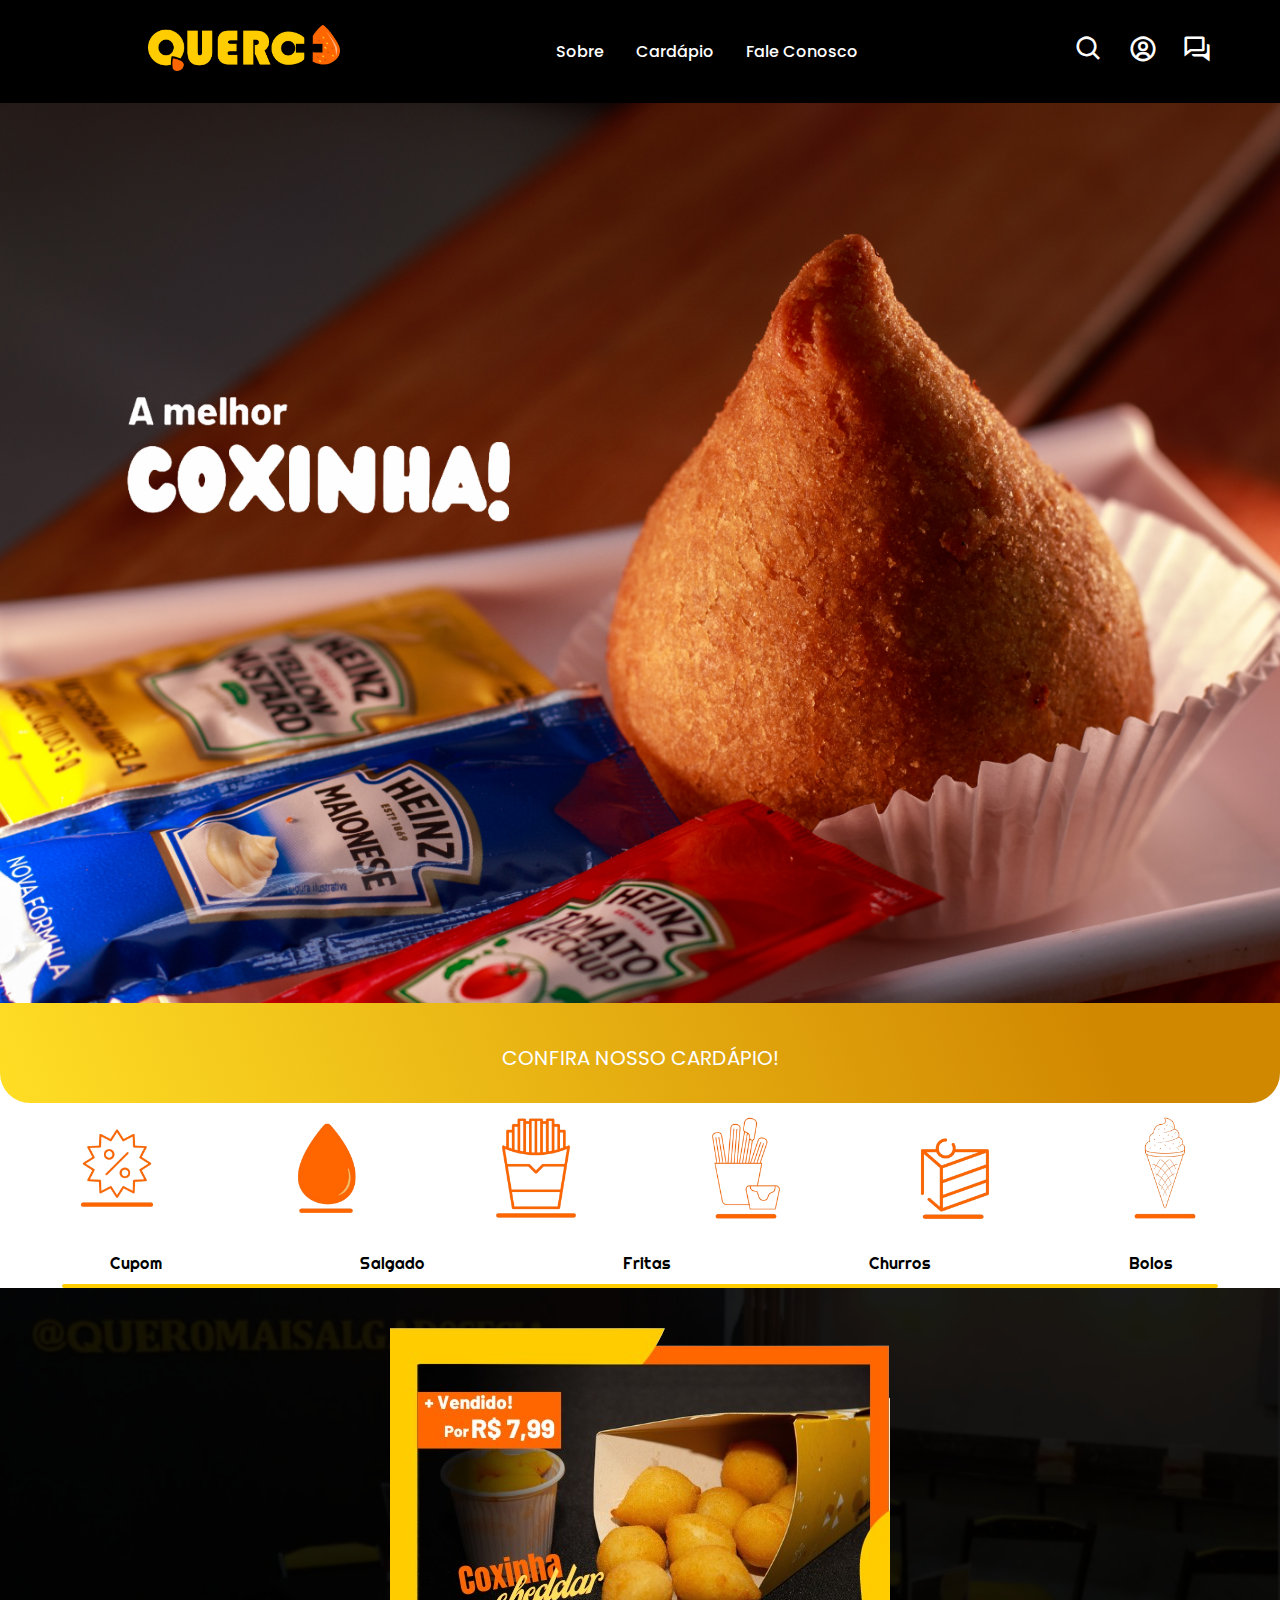
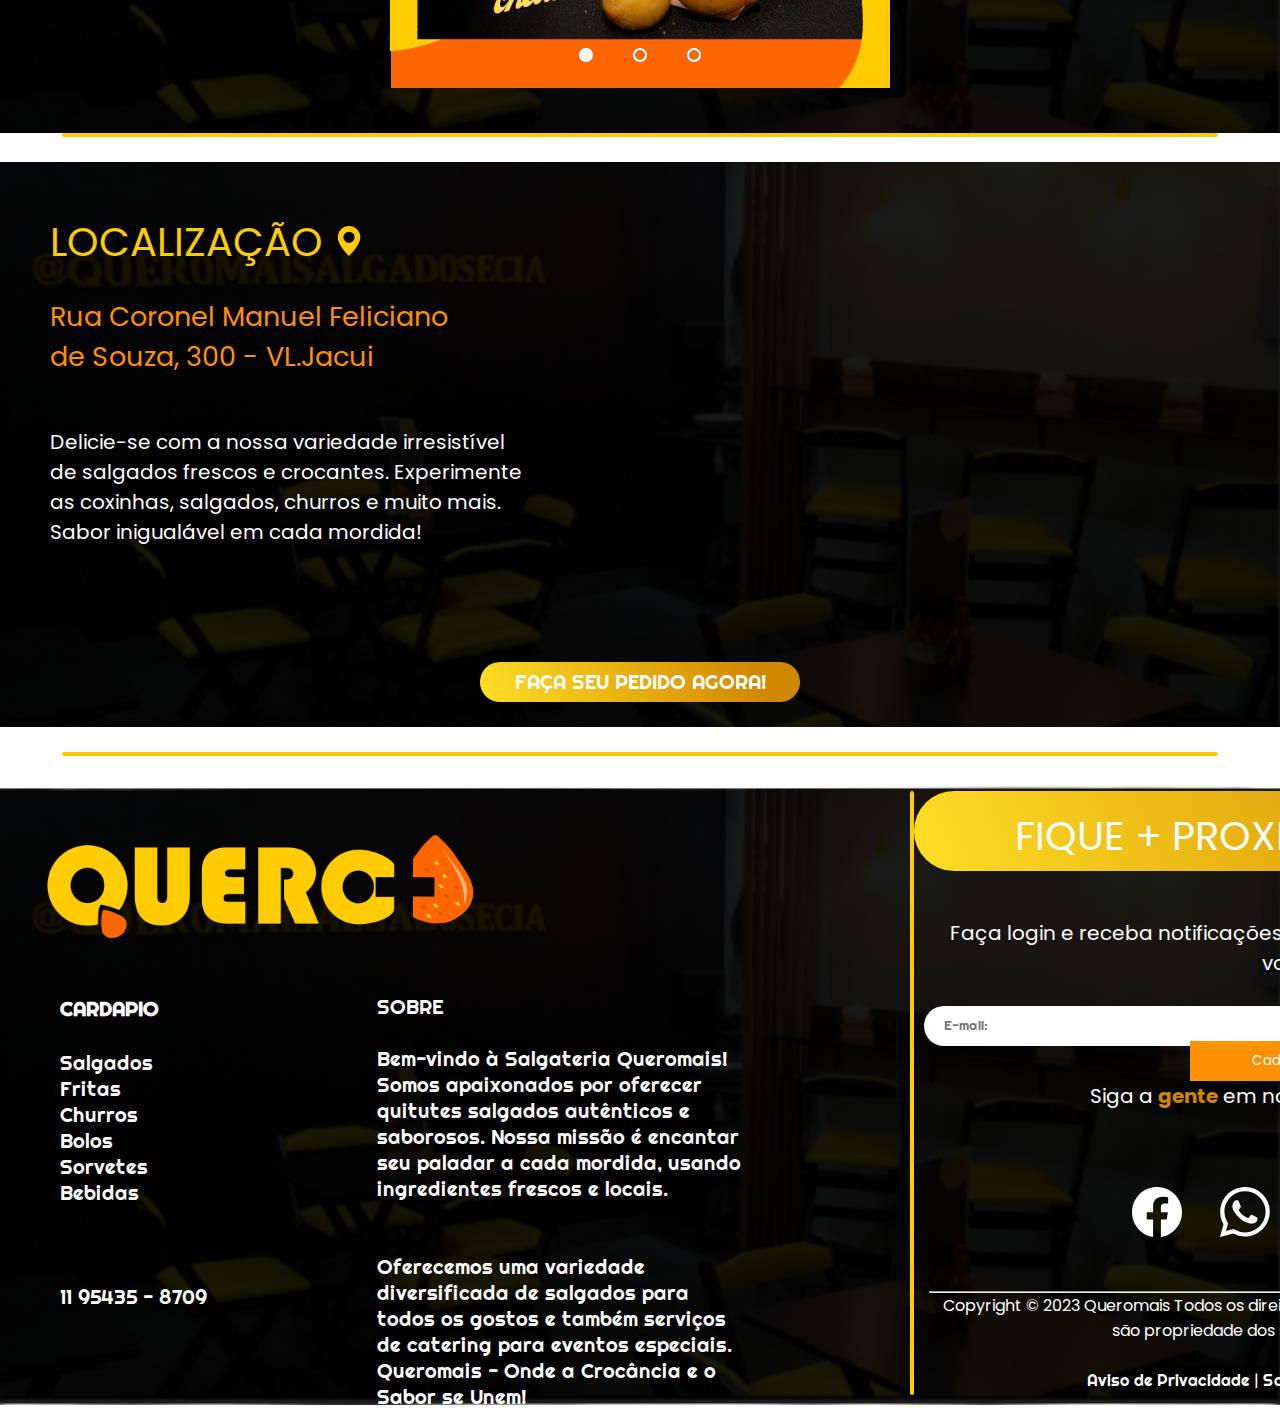
<file: index.html>
<!DOCTYPE html>
<html lang="pt-BR">
<head>
  <meta charset="UTF-8">
  <meta http-equiv="X-UA-Compatible" content="IE=edge">
  <meta name="viewport" content="width=device-width, initial-scale=1.0">
  <link rel="stylesheet" href="css/estilo.css">
  <script src="https://cdn.jsdelivr.net/npm/bootstrap@5.3.2/dist/js/bootstrap.min.js" integrity="sha384-BBtl+eGJRgqQAUMxJ7pMwbEyER4l1g+O15P+16Ep7Q9Q+zqX6gSbd85u4mG4QzX+" crossorigin="anonymous"></script>
  <link rel="shortcut icon" href="icon/icone.ico" type="image/x-icon">
  <link href='https://unpkg.com/boxicons@2.1.4/css/boxicons.min.css' rel='stylesheet'>
  <title>Quero + | Menu Principal</title>
  
</head>

<body>

    <header>
      <nav >
          <div class="logotipo">
              <a href="index.html" ><img src="img/LOGOTIPO - COXINHA.png" alt="LOGOTIPO" ></a>
          </div> 
          
          <div class="nav-menu">
              <ul>
                  <li class="nav-item"><a href="sobre.html">Sobre</a></li>
                  <li class="nav-item"><a href="cardapio.html"> Cardápio</a></li>
                  <li class="nav-item"><a href="faleconosco.html"> Fale Conosco </a></li> 
              </ul>
          </div>
          
              <div class="menu-icon">
                <a href="#"><i class='bx bx-search' style='color:#ffffff' ></i></a>
                <a href = "#"><i class='bx bx-user-circle' style='color:#ffffff' ></i></a>
                  <a href="https://ig.me/m/quero__mais__salgados" target="_blank "> <i class='bx bx-conversation' style='color:#ffffff'  ></i></a>
          </div>
      </nav>
  </header> 

    <main>
      <img src="img/Coxinha!.png" alt="">
    </main>

    <div class="confira">

      <a>CONFIRA NOSSO CARDÁPIO!</a>

  </div>

  <div class="banner2">
      <img  src="img/cupom.png" alt="">
      <img  src="img/salgados.png" alt="">
      <img  src="img/fritas.png" alt="">
      <img  src="img/churros.png" alt="">
      <img  src="img/bolos.png" alt="">
      <img  src="img/sorvetes.png" alt="">
  </div>

  <div class="imgs-names">
    <a href="#">Cupom</a>
    <a href="#">Salgado</a>
    <a href="#">Fritas</a>
    <a href="#">Churros</a>
    <a href="#">Bolos</a>
    <a href="#">Sorvetes</a>
  </div>

  <center><hr class="hr-horizont"></center>

  <div class="cardapio">

  </div>
</body>

  <div class="main-slider">
    <div class="slider">
      <div class="slides">

        <input type="radio" name="radio-btn" id="radio1">
        <input type="radio" name="radio-btn" id="radio2">
        <input type="radio" name="radio-btn" id="radio3">

        <div class="slide first">
          <img src="img/promocao-coxinha.png" alt="imagem de promoção da coxinha">
        </div>

        <div class="slide">
          <img src="img/promocao-churros.png" alt="imagem de promoção de churros">
        </div>

        <div class="slide">
          <img src="img/promocao-salgadinhos.png" alt="imagem de promoção da salgados">
        </div>

        <div class="navigation-auto">
          <div class="auto-btn1"></div>
          <div class="auto-btn2"></div>
          <div class="auto-btn3"></div>
        </div>

      </div>

  </div>

  <div class="manual-navigation">
    <label for="radio1"  class="manual-btn"></label>
    <label for="radio2"  class="manual-btn"></label>
    <label for="radio3"  class="manual-btn"></label>
  </div>

  <script src="js/java.js"></script>

  <br>

</div>

<center><hr class="hr-horizont"></center>

<div class="maps">
  <div class="local">
    <div class="localiz">
      <p id="localiz">
        LOCALIZAÇÃO <svg xmlns="http://www.w3.org/2000/svg" width="30" height="30" fill="currentColor" class="bi bi-geo-alt-fill" viewBox="0 0 16 16">
        <path d="M8 16s6-5.686 6-10A6 6 0 0 0 2 6c0 4.314 6 10 6 10zm0-7a3 3 0 1 1 0-6 3 3 0 0 1 0 6z"/>
        </svg>
      </p>
      <br>
      <p id="localiz-ende">
         Rua Coronel Manuel Feliciano <br> de Souza, 300 - VL.Jacui
      </p>
      <br> <br>
      <p id="localiz-desc">
        Delicie-se com a nossa variedade irresistível <br> de salgados frescos e crocantes. 
        Experimente <br> as coxinhas, salgados, churros e muito mais. <br> Sabor inigualável em cada mordida!
      </p>
    </div>

    <iframe src="https://www.google.com/maps/embed?pb=!1m18!1m12!1m3!1d58553.70400952073!2d-46.51902059816198!3d-23.474654409230226!2m3!1f0!2f0!3f0!3m2!1i1024!2i768!4f13.1!3m3!1m2!1s0x94ce61ef00f77dfb%3A0x77c8d6d81966ddc4!2sQuero%2B%20Salgados%20%26%20Cia.!5e0!3m2!1spt-BR!2sbr!4v1698231872546!5m2!1spt-BR!2sbr" 
      width="700" height="400" style="border:0;" 
      allowfullscreen="" loading="lazy" referrerpolicy="no-referrer-when-downgrade">
    </iframe>
  </div>

 <center> <button id="submit" type="submit">FAÇA SEU PEDIDO AGORA!</button> </center>
  
</div>

<center><hr class="hr-horizont"></center>

<footer>
  <div class="conteudo-footer">

    <div class="logo-sobre">
      <img src="img/logo.png" alt="">
    </div>

    <div class="sobre">
      <p id="cardap-footer">
      <strong> <a href="#"> CARDAPIO </a></strong> <br> <br>
        <a href="#"> Salgados </a><br>
        <a href="#"> Fritas </a><br>
        <a href="#"> Churros </a><br>
        <a href="#"> Bolos </a><br>
        <a href="#"> Sorvetes </a><br>
        <a href="#"> Bebidas </a>

        <br> <br> <br> <br> 

        <a href="">11 95435 - 8709</a>
      </p>

      <p id="desc-sobre">
        SOBRE 

        <br> <br>

        Bem-vindo à Salgateria Queromais! <br> 
        Somos apaixonados por oferecer <br> 
        quitutes salgados autênticos e <br>
        saborosos. Nossa missão é encantar <br>
        seu paladar a cada mordida, usando <br>
        ingredientes frescos e locais.

        <br> <br> <br>

        Oferecemos uma variedade <br>
        diversificada de salgados para <br>
        todos os gostos e também serviços <br> 
        de catering para eventos especiais. <br>
        Queromais - Onde a Crocância e o <br> 
        Sabor se Unem!
      </p>
      <br>
    </div>
    
  </div>
  <hr id="vertical-line">

  <div class="follow">
   <p id="follow"> FIQUE + PROXIMO DA GENTE! </p>

    <br> <br>

    <div class="cadastro">
      <p id="cadastro">Faça login e receba notificações e promoções personalizadas pra você!</p> <br>


        <input type="email" name="email" id="email" placeholder="E-mail: " maxlength="50">
        <button type="submit" id="button-cadastro">Cadastrar!</button>

      <br>

      <div class="redes-sociais">
        <p>Siga a <b>gente</b>  em nossas <b>Redes Sociais!</b> </p>
        <br> <br>

        <div class="icons-redes">
          <a href="#" target="_self"> <svg xmlns="http://www.w3.org/2000/svg" width="50" height="50" fill="currentColor" class="bi bi-facebook" viewBox="0 0 16 16">
            <path d="M16 8.049c0-4.446-3.582-8.05-8-8.05C3.58 0-.002 3.603-.002 8.05c0 4.017 2.926 7.347 6.75 7.951v-5.625h-2.03V8.05H6.75V6.275c0-2.017 1.195-3.131 3.022-3.131.876 0 1.791.157 1.791.157v1.98h-1.009c-.993 0-1.303.621-1.303 1.258v1.51h2.218l-.354 2.326H9.25V16c3.824-.604 6.75-3.934 6.75-7.951z"/>
            </svg>
          </a>

          <a href="#" target="_self"> <svg xmlns="http://www.w3.org/2000/svg" width="50" height="50" fill="currentColor" class="bi bi-whatsapp" viewBox="0 0 16 16">
              <path d="M13.601 2.326A7.854 7.854 0 0 0 7.994 0C3.627 0 .068 3.558.064 7.926c0 1.399.366 2.76 1.057 3.965L0 16l4.204-1.102a7.933 7.933 0 0 0 3.79.965h.004c4.368 0 7.926-3.558 7.93-7.93A7.898 7.898 0 0 0 13.6 2.326zM7.994 14.521a6.573 6.573 0 0 1-3.356-.92l-.24-.144-2.494.654.666-2.433-.156-.251a6.56 6.56 0 0 1-1.007-3.505c0-3.626 2.957-6.584 6.591-6.584a6.56 6.56 0 0 1 4.66 1.931 6.557 6.557 0 0 1 1.928 4.66c-.004 3.639-2.961 6.592-6.592 6.592zm3.615-4.934c-.197-.099-1.17-.578-1.353-.646-.182-.065-.315-.099-.445.099-.133.197-.513.646-.627.775-.114.133-.232.148-.43.05-.197-.1-.836-.308-1.592-.985-.59-.525-.985-1.175-1.103-1.372-.114-.198-.011-.304.088-.403.087-.088.197-.232.296-.346.1-.114.133-.198.198-.33.065-.134.034-.248-.015-.347-.05-.099-.445-1.076-.612-1.47-.16-.389-.323-.335-.445-.34-.114-.007-.247-.007-.38-.007a.729.729 0 0 0-.529.247c-.182.198-.691.677-.691 1.654 0 .977.71 1.916.81 2.049.098.133 1.394 2.132 3.383 2.992.47.205.84.326 1.129.418.475.152.904.129 1.246.08.38-.058 1.171-.48 1.338-.943.164-.464.164-.86.114-.943-.049-.084-.182-.133-.38-.232z"/>
              </svg>
          </a>

          <a href="#" target="_self"> <svg xmlns="http://www.w3.org/2000/svg" width="50" height="50" fill="currentColor" class="bi bi-instagram" viewBox="0 0 16 16">
            <path d="M8 0C5.829 0 5.556.01 4.703.048 3.85.088 3.269.222 2.76.42a3.917 3.917 0 0 0-1.417.923A3.927 3.927 0 0 0 .42 2.76C.222 3.268.087 3.85.048 4.7.01 5.555 0 5.827 0 8.001c0 2.172.01 2.444.048 3.297.04.852.174 1.433.372 1.942.205.526.478.972.923 1.417.444.445.89.719 1.416.923.51.198 1.09.333 1.942.372C5.555 15.99 5.827 16 8 16s2.444-.01 3.298-.048c.851-.04 1.434-.174 1.943-.372a3.916 3.916 0 0 0 1.416-.923c.445-.445.718-.891.923-1.417.197-.509.332-1.09.372-1.942C15.99 10.445 16 10.173 16 8s-.01-2.445-.048-3.299c-.04-.851-.175-1.433-.372-1.941a3.926 3.926 0 0 0-.923-1.417A3.911 3.911 0 0 0 13.24.42c-.51-.198-1.092-.333-1.943-.372C10.443.01 10.172 0 7.998 0h.003zm-.717 1.442h.718c2.136 0 2.389.007 3.232.046.78.035 1.204.166 1.486.275.373.145.64.319.92.599.28.28.453.546.598.92.11.281.24.705.275 1.485.039.843.047 1.096.047 3.231s-.008 2.389-.047 3.232c-.035.78-.166 1.203-.275 1.485a2.47 2.47 0 0 1-.599.919c-.28.28-.546.453-.92.598-.28.11-.704.24-1.485.276-.843.038-1.096.047-3.232.047s-2.39-.009-3.233-.047c-.78-.036-1.203-.166-1.485-.276a2.478 2.478 0 0 1-.92-.598 2.48 2.48 0 0 1-.6-.92c-.109-.281-.24-.705-.275-1.485-.038-.843-.046-1.096-.046-3.233 0-2.136.008-2.388.046-3.231.036-.78.166-1.204.276-1.486.145-.373.319-.64.599-.92.28-.28.546-.453.92-.598.282-.11.705-.24 1.485-.276.738-.034 1.024-.044 2.515-.045v.002zm4.988 1.328a.96.96 0 1 0 0 1.92.96.96 0 0 0 0-1.92zm-4.27 1.122a4.109 4.109 0 1 0 0 8.217 4.109 4.109 0 0 0 0-8.217zm0 1.441a2.667 2.667 0 1 1 0 5.334 2.667 2.667 0 0 1 0-5.334z"/>
            </svg>
          </a>

          <a href="#" target="_self"> <svg xmlns="http://www.w3.org/2000/svg" width="50" height="50" fill="currentColor" class="bi bi-twitter-x" viewBox="0 0 16 16">
            <path d="M12.6.75h2.454l-5.36 6.142L16 15.25h-4.937l-3.867-5.07-4.425 5.07H.316l5.733-6.57L0 .75h5.063l3.495 4.633L12.601.75Zm-.86 13.028h1.36L4.323 2.145H2.865l8.875 11.633Z"/>
            </svg>
            <br> <br>
          </a>

        </div>
      </div>

      <hr>

    </div class="copyright">
    <p id="copy">Copyright © 2023 Queromais Todos os direitos reservados. Todas as marcas registradas 
      são propriedade dos seus respectivos donos.
        <br> <br> 
    <a href="#">  Aviso de Privacidade</a> | <a href="#"> Sala de Imprensa</a> | <a href="#"> Destaques</a></p>
  </div>

</footer>
</file>
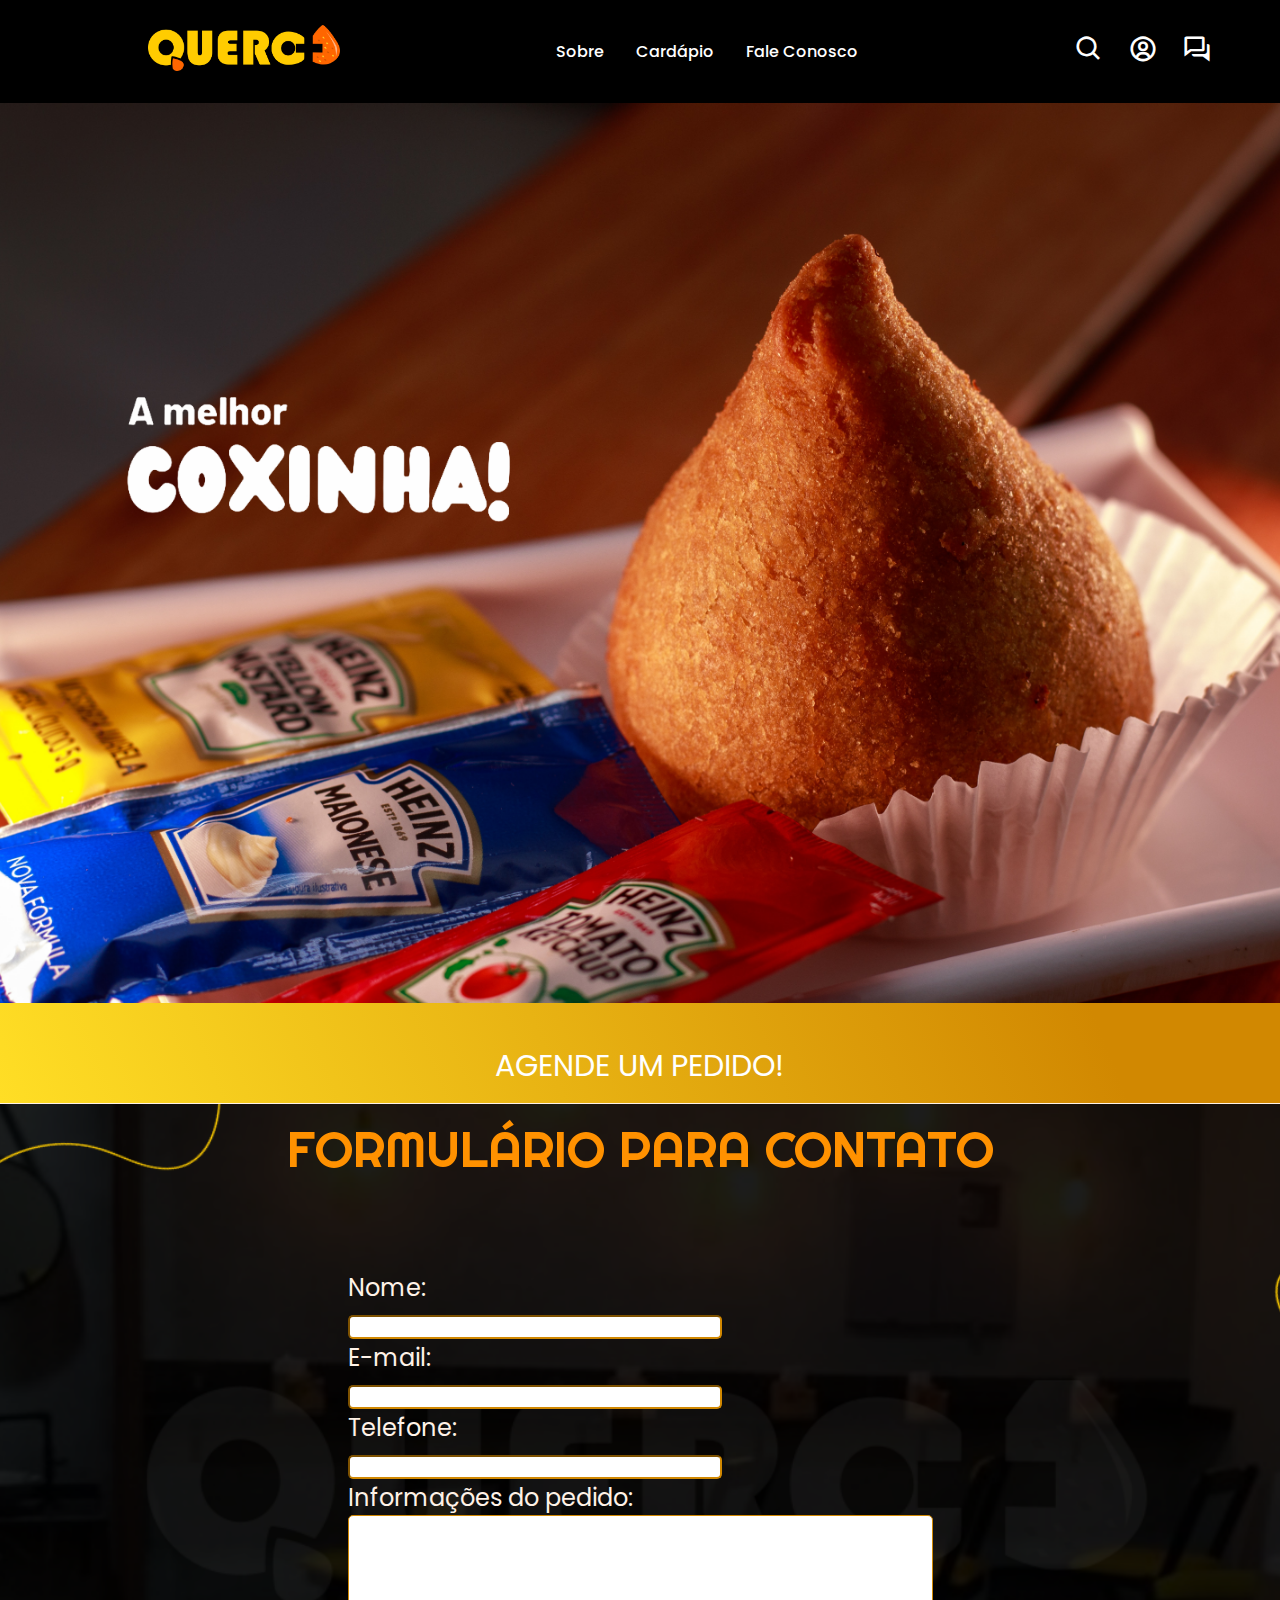
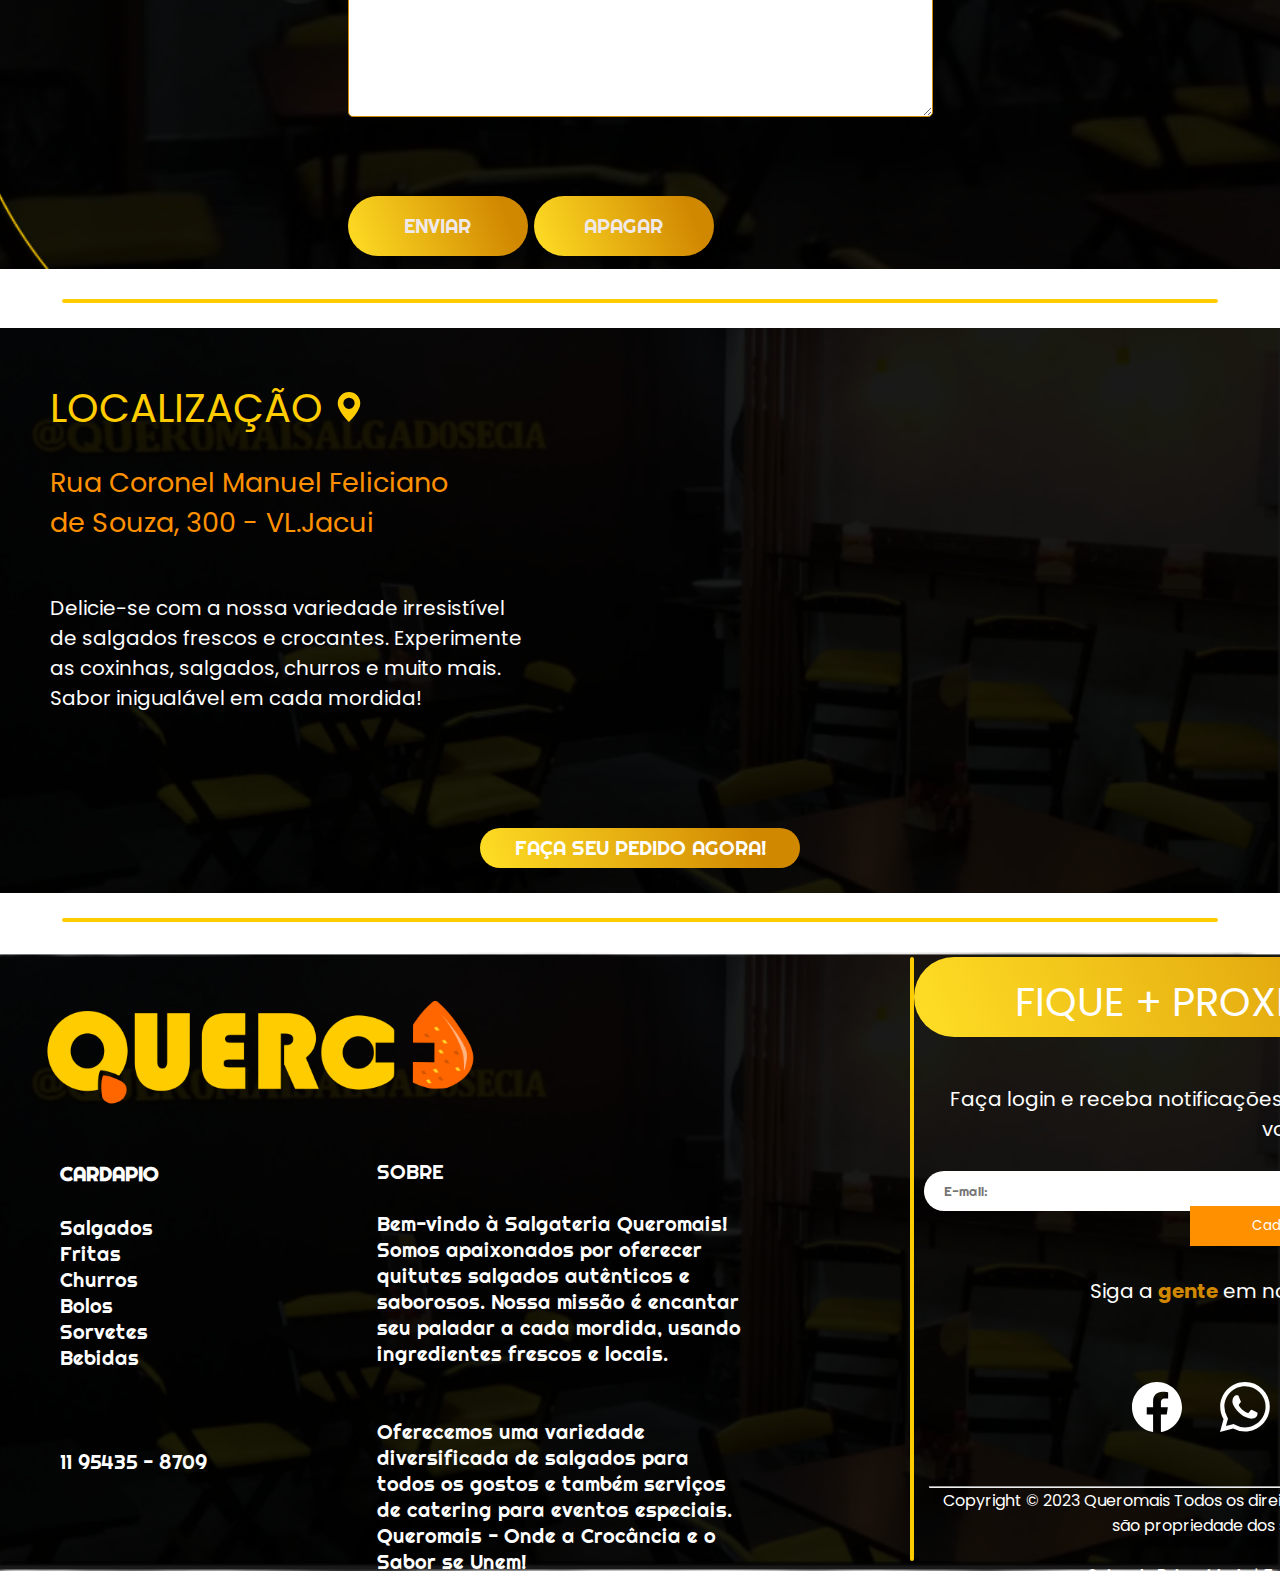
<file: faleconosco.html>
<!DOCTYPE html>
<html lang="pt-BR">
<head>
  <meta charset="UTF-8">
  <meta http-equiv="X-UA-Compatible" content="IE=edge">
  <meta name="viewport" content="width=device-width, initial-scale=1.0">
  <link rel="stylesheet" href="css/estilo.css">
  <script src="https://cdn.jsdelivr.net/npm/bootstrap@5.3.2/dist/js/bootstrap.min.js" integrity="sha384-BBtl+eGJRgqQAUMxJ7pMwbEyER4l1g+O15P+16Ep7Q9Q+zqX6gSbd85u4mG4QzX+" crossorigin="anonymous"></script>
  <link rel="shortcut icon" href="icon/icone.ico" type="image/x-icon">
  <link href='https://unpkg.com/boxicons@2.1.4/css/boxicons.min.css' rel='stylesheet'>
  <title>Quero + | Fale conosco</title>
  <script src="js/scripts.js"></script>
  </head>

  <body>

    <header>
      <nav >
          <div class="logotipo">
              <a href="index.html" ><img src="img/LOGOTIPO - COXINHA.png" alt="LOGOTIPO" ></a>
          </div> 
          
          <div class="nav-menu">
              <ul>
                  <li class="nav-item"><a href="sobre.html">Sobre</a></li>
                  <li class="nav-item"><a href="cardapio.html"> Cardápio</a></li>
                  <li class="nav-item"><a href="faleconosco.html"> Fale Conosco </a></li> 
              </ul>
          </div>
          
              <div class="menu-icon">
                <a href="#"><i class='bx bx-search' style='color:#ffffff' ></i></a>
                <a href = "#"><i class='bx bx-user-circle' style='color:#ffffff' ></i></a>
                  <a href="https://ig.me/m/quero__mais__salgados" target="_blank "> <i class='bx bx-conversation' style='color:#ffffff'  ></i></a>
          </div>
      </nav>
  </header> 

    <main>
      <img src="img/Coxinha!.png" alt="">
    </main>

    

    <div class="agende">

      <a> AGENDE UM PEDIDO!</a>

  </div>
  <section class="conteudo">
  <section class="conteudo-principal">
    <div class="conteudo-principal-escrito">
        <h1 class="conteudo-principal-escrito-titulo"> FORMULÁRIO PARA CONTATO</h1>

        <div class="conteudo-contato">
            
            <form id="form" action="#" method="POST"> 
                <p> 
                Nome:<br /> 
                <input class="inputs required" type="text" size="30" name="nome"> 
                </p>   
                
                <p>
                E-mail:<br /> 
                <input class="inputs required" type="text" size="30" name="replyto"> 
                </p>   

                  
                <p>
                Telefone:<br /> 
                    <input class="inputs required" type="text" size="30" name="telefone"> 
                    </p>   
                
                <p> 
                Informações do pedido:<br /> 
                <textarea class="inputs required" name="" id="" cols="50" rows="10"></textarea>
                </p>   
                
                <br><br>
                
                <p> 
                    <input class="conteudo-principal-escrito-botao" type="submit" name="BTEnvia" value="ENVIAR" onclick="validarCampos()"> 
                    <input class="conteudo-principal-escrito-botao" type="reset" name="BTApaga" value="APAGAR"> 
                </p> 
            </form>
        </div>
        
    </div>  
</section>
</section>
<center><hr class="hr-horizont"></center>


  
</body>

  








<div class="maps">
  <div class="local">
    <div class="localiz">
      <p id="localiz">
        LOCALIZAÇÃO <svg xmlns="http://www.w3.org/2000/svg" width="30" height="30" fill="currentColor" class="bi bi-geo-alt-fill" viewBox="0 0 16 16">
        <path d="M8 16s6-5.686 6-10A6 6 0 0 0 2 6c0 4.314 6 10 6 10zm0-7a3 3 0 1 1 0-6 3 3 0 0 1 0 6z"/>
        </svg>
      </p>
      <br>
      <p id="localiz-ende">
         Rua Coronel Manuel Feliciano <br> de Souza, 300 - VL.Jacui
      </p>
      <br> <br>
      <p id="localiz-desc">
        Delicie-se com a nossa variedade irresistível <br> de salgados frescos e crocantes. 
        Experimente <br> as coxinhas, salgados, churros e muito mais. <br> Sabor inigualável em cada mordida!
      </p>
    </div>

    <iframe src="https://www.google.com/maps/embed?pb=!1m18!1m12!1m3!1d58553.70400952073!2d-46.51902059816198!3d-23.474654409230226!2m3!1f0!2f0!3f0!3m2!1i1024!2i768!4f13.1!3m3!1m2!1s0x94ce61ef00f77dfb%3A0x77c8d6d81966ddc4!2sQuero%2B%20Salgados%20%26%20Cia.!5e0!3m2!1spt-BR!2sbr!4v1698231872546!5m2!1spt-BR!2sbr" 
      width="700" height="400" style="border:0;" 
      allowfullscreen="" loading="lazy" referrerpolicy="no-referrer-when-downgrade">
    </iframe>
  </div>

 <center> <button id="submit" type="submit">FAÇA SEU PEDIDO AGORA!</button> </center>
  
</div>

<center><hr class="hr-horizont"></center>

<footer>
  <div class="conteudo-footer">

    <div class="logo-sobre">
      <img src="img/logo.png" alt="">
    </div>

    <div class="sobre">
      <p id="cardap-footer">
      <strong> <a href="#"> CARDAPIO </a></strong> <br> <br>
        <a href="#"> Salgados </a><br>
        <a href="#"> Fritas </a><br>
        <a href="#"> Churros </a><br>
        <a href="#"> Bolos </a><br>
        <a href="#"> Sorvetes </a><br>
        <a href="#"> Bebidas </a>

        <br> <br> <br> <br> 

        <a href="">11 95435 - 8709</a>
      </p>

      <p id="desc-sobre">
        SOBRE 

        <br> <br>

        Bem-vindo à Salgateria Queromais! <br> 
        Somos apaixonados por oferecer <br> 
        quitutes salgados autênticos e <br>
        saborosos. Nossa missão é encantar <br>
        seu paladar a cada mordida, usando <br>
        ingredientes frescos e locais.

        <br> <br> <br>

        Oferecemos uma variedade <br>
        diversificada de salgados para <br>
        todos os gostos e também serviços <br> 
        de catering para eventos especiais. <br>
        Queromais - Onde a Crocância e o <br> 
        Sabor se Unem!
      </p>
      <br>
    </div>
    
  </div>
  <hr id="vertical-line">

  <div class="follow">
   <p id="follow"> FIQUE + PROXIMO DA GENTE! </p>

    <br> <br>

    <div class="cadastro">
      <p id="cadastro">Faça login e receba notificações e promoções personalizadas pra você!</p> <br>

      <form action="#">

        <input type="email" name="email" id="email" placeholder="E-mail: " maxlength="50">
        <button type="submit" id="button-cadastro">Cadastrar!</button>
      </form>

      <br>

      <div class="redes-sociais">
        <p>Siga a <b>gente</b>  em nossas <b>Redes Sociais!</b> </p>
        <br> <br>

        <div class="icons-redes">
          <a href="#" target="_self"> <svg xmlns="http://www.w3.org/2000/svg" width="50" height="50" fill="currentColor" class="bi bi-facebook" viewBox="0 0 16 16">
            <path d="M16 8.049c0-4.446-3.582-8.05-8-8.05C3.58 0-.002 3.603-.002 8.05c0 4.017 2.926 7.347 6.75 7.951v-5.625h-2.03V8.05H6.75V6.275c0-2.017 1.195-3.131 3.022-3.131.876 0 1.791.157 1.791.157v1.98h-1.009c-.993 0-1.303.621-1.303 1.258v1.51h2.218l-.354 2.326H9.25V16c3.824-.604 6.75-3.934 6.75-7.951z"/>
            </svg>
          </a>

          <a href="#" target="_self"> <svg xmlns="http://www.w3.org/2000/svg" width="50" height="50" fill="currentColor" class="bi bi-whatsapp" viewBox="0 0 16 16">
              <path d="M13.601 2.326A7.854 7.854 0 0 0 7.994 0C3.627 0 .068 3.558.064 7.926c0 1.399.366 2.76 1.057 3.965L0 16l4.204-1.102a7.933 7.933 0 0 0 3.79.965h.004c4.368 0 7.926-3.558 7.93-7.93A7.898 7.898 0 0 0 13.6 2.326zM7.994 14.521a6.573 6.573 0 0 1-3.356-.92l-.24-.144-2.494.654.666-2.433-.156-.251a6.56 6.56 0 0 1-1.007-3.505c0-3.626 2.957-6.584 6.591-6.584a6.56 6.56 0 0 1 4.66 1.931 6.557 6.557 0 0 1 1.928 4.66c-.004 3.639-2.961 6.592-6.592 6.592zm3.615-4.934c-.197-.099-1.17-.578-1.353-.646-.182-.065-.315-.099-.445.099-.133.197-.513.646-.627.775-.114.133-.232.148-.43.05-.197-.1-.836-.308-1.592-.985-.59-.525-.985-1.175-1.103-1.372-.114-.198-.011-.304.088-.403.087-.088.197-.232.296-.346.1-.114.133-.198.198-.33.065-.134.034-.248-.015-.347-.05-.099-.445-1.076-.612-1.47-.16-.389-.323-.335-.445-.34-.114-.007-.247-.007-.38-.007a.729.729 0 0 0-.529.247c-.182.198-.691.677-.691 1.654 0 .977.71 1.916.81 2.049.098.133 1.394 2.132 3.383 2.992.47.205.84.326 1.129.418.475.152.904.129 1.246.08.38-.058 1.171-.48 1.338-.943.164-.464.164-.86.114-.943-.049-.084-.182-.133-.38-.232z"/>
              </svg>
          </a>

          <a href="#" target="_self"> <svg xmlns="http://www.w3.org/2000/svg" width="50" height="50" fill="currentColor" class="bi bi-instagram" viewBox="0 0 16 16">
            <path d="M8 0C5.829 0 5.556.01 4.703.048 3.85.088 3.269.222 2.76.42a3.917 3.917 0 0 0-1.417.923A3.927 3.927 0 0 0 .42 2.76C.222 3.268.087 3.85.048 4.7.01 5.555 0 5.827 0 8.001c0 2.172.01 2.444.048 3.297.04.852.174 1.433.372 1.942.205.526.478.972.923 1.417.444.445.89.719 1.416.923.51.198 1.09.333 1.942.372C5.555 15.99 5.827 16 8 16s2.444-.01 3.298-.048c.851-.04 1.434-.174 1.943-.372a3.916 3.916 0 0 0 1.416-.923c.445-.445.718-.891.923-1.417.197-.509.332-1.09.372-1.942C15.99 10.445 16 10.173 16 8s-.01-2.445-.048-3.299c-.04-.851-.175-1.433-.372-1.941a3.926 3.926 0 0 0-.923-1.417A3.911 3.911 0 0 0 13.24.42c-.51-.198-1.092-.333-1.943-.372C10.443.01 10.172 0 7.998 0h.003zm-.717 1.442h.718c2.136 0 2.389.007 3.232.046.78.035 1.204.166 1.486.275.373.145.64.319.92.599.28.28.453.546.598.92.11.281.24.705.275 1.485.039.843.047 1.096.047 3.231s-.008 2.389-.047 3.232c-.035.78-.166 1.203-.275 1.485a2.47 2.47 0 0 1-.599.919c-.28.28-.546.453-.92.598-.28.11-.704.24-1.485.276-.843.038-1.096.047-3.232.047s-2.39-.009-3.233-.047c-.78-.036-1.203-.166-1.485-.276a2.478 2.478 0 0 1-.92-.598 2.48 2.48 0 0 1-.6-.92c-.109-.281-.24-.705-.275-1.485-.038-.843-.046-1.096-.046-3.233 0-2.136.008-2.388.046-3.231.036-.78.166-1.204.276-1.486.145-.373.319-.64.599-.92.28-.28.546-.453.92-.598.282-.11.705-.24 1.485-.276.738-.034 1.024-.044 2.515-.045v.002zm4.988 1.328a.96.96 0 1 0 0 1.92.96.96 0 0 0 0-1.92zm-4.27 1.122a4.109 4.109 0 1 0 0 8.217 4.109 4.109 0 0 0 0-8.217zm0 1.441a2.667 2.667 0 1 1 0 5.334 2.667 2.667 0 0 1 0-5.334z"/>
            </svg>
          </a>

          <a href="#" target="_self"> <svg xmlns="http://www.w3.org/2000/svg" width="50" height="50" fill="currentColor" class="bi bi-twitter-x" viewBox="0 0 16 16">
            <path d="M12.6.75h2.454l-5.36 6.142L16 15.25h-4.937l-3.867-5.07-4.425 5.07H.316l5.733-6.57L0 .75h5.063l3.495 4.633L12.601.75Zm-.86 13.028h1.36L4.323 2.145H2.865l8.875 11.633Z"/>
            </svg>
            <br> <br>
          </a>

        </div>
      </div>

      <hr>

    </div class="copyright"> 
    <p id="copy">Copyright © 2023 Queromais Todos os direitos reservados. Todas as marcas registradas 
      são propriedade dos seus respectivos donos.
        <br> <br> 
    <a href="#">  Aviso de Privacidade</a> | <a href="#"> Sala de Imprensa</a> | <a href="#"> Destaques</a></p>
  </div>

</footer>
</file>
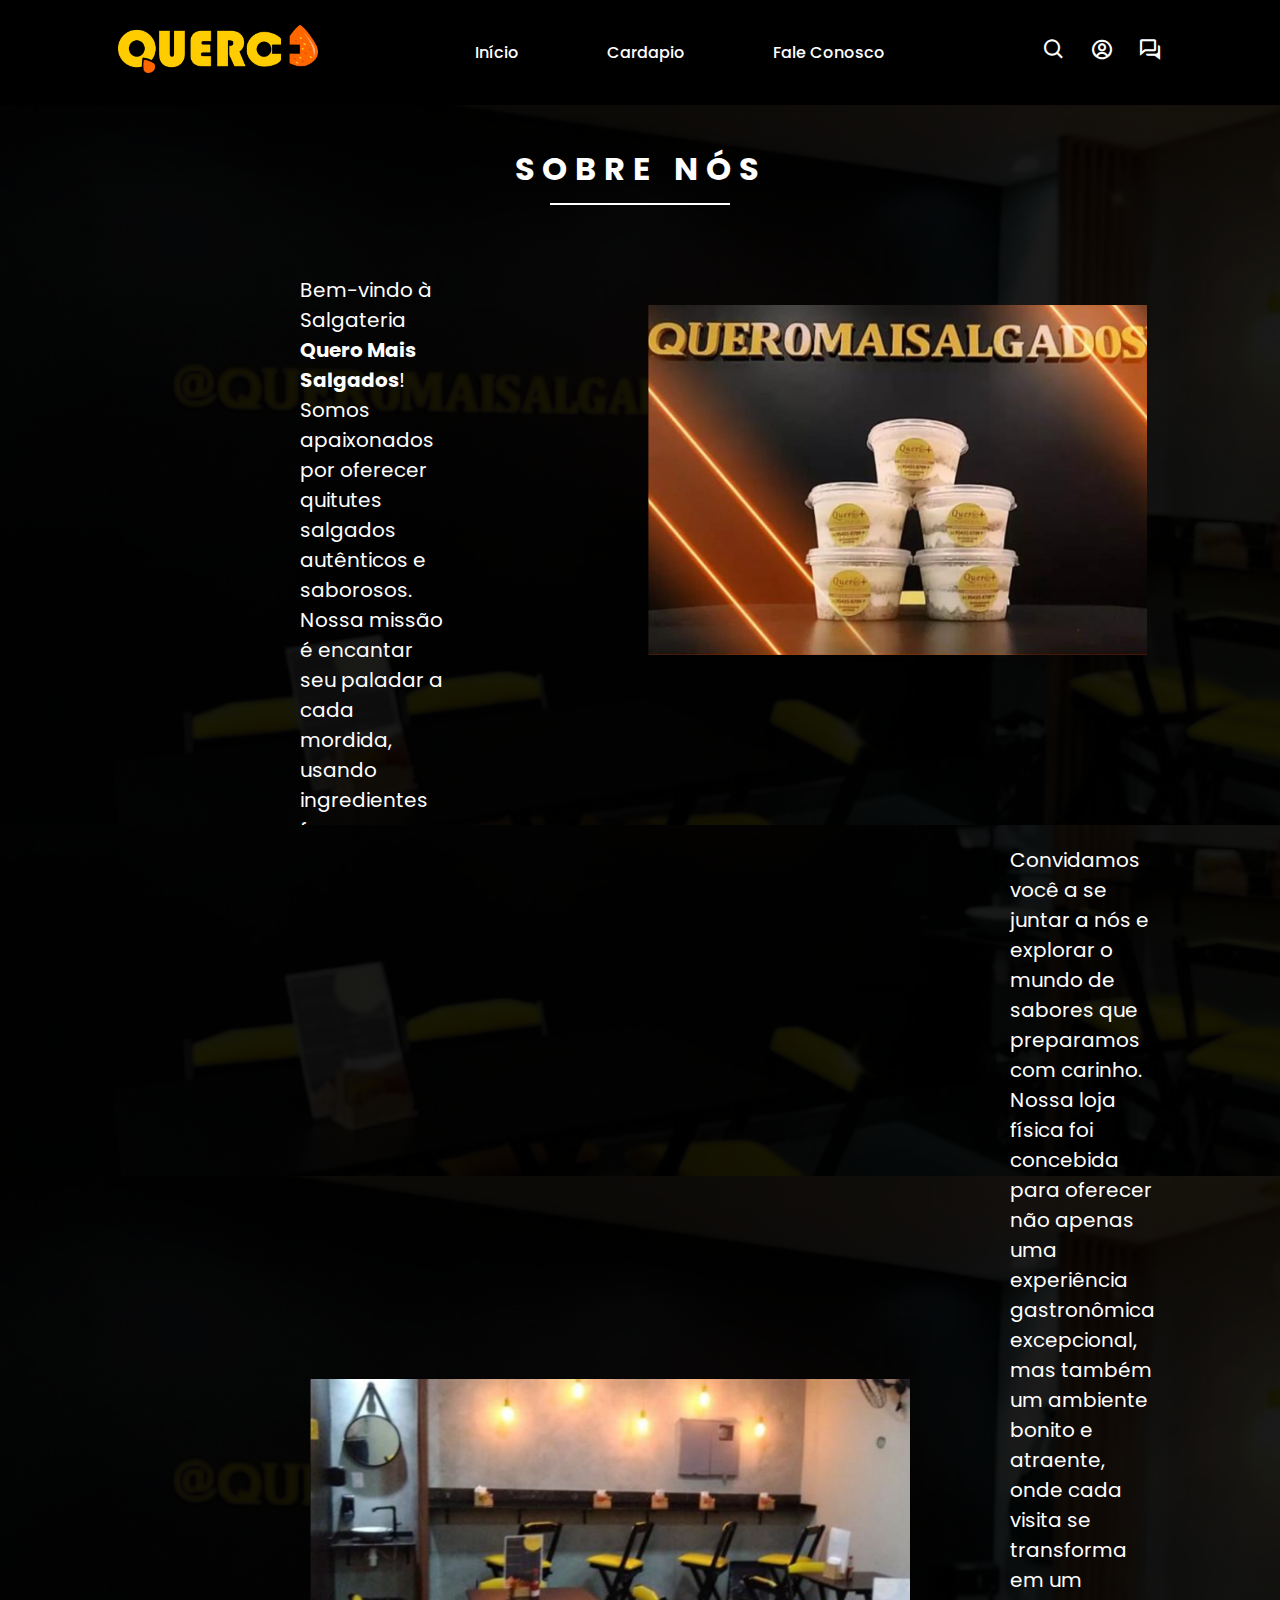
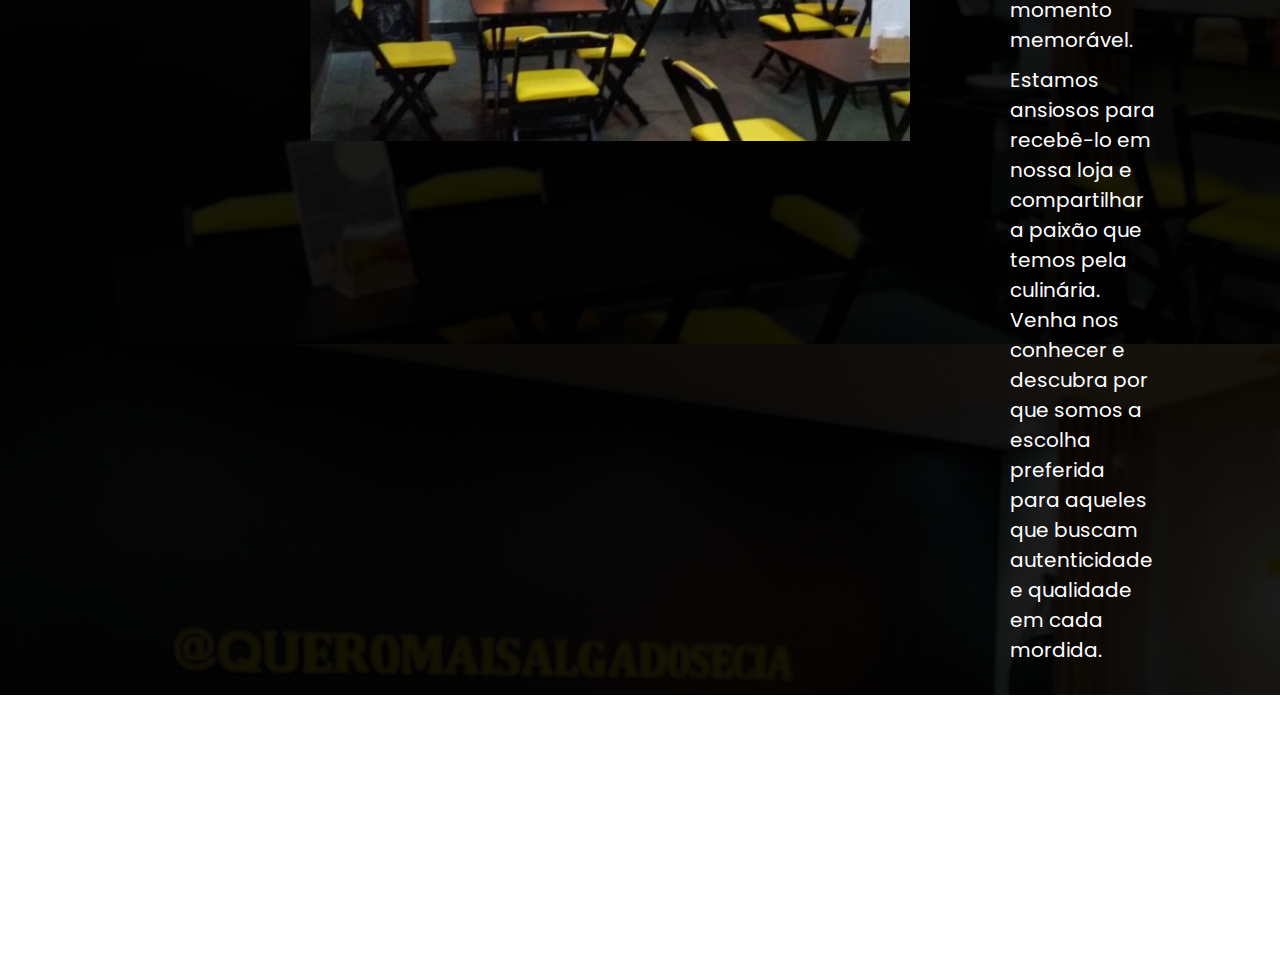
<file: sobre.html>
<!DOCTYPE html>
<html lang="pt-br">
<head>
    <meta charset="UTF-8">
    <link rel="stylesheet" href="./css/sobre.css">
    <meta name="viewport" content="width=device-width, initial-scale=1.0">
    <link href='https://unpkg.com/boxicons@2.1.4/css/boxicons.min.css' rel='stylesheet'>
    <link rel="shortcut icon" href="icon/icone.ico" type="image/x-icon">
    <title>Sobre</title>
</head>
<body>
    <header>
        <nav >
            <div class="logotipo">
                <a href="index.html" ><img src="img/LOGOTIPO - COXINHA.png" alt="LOGOTIPO" ></a>
            </div> 
            
            <div class="nav-menu">
                <ul>
                    <li class="nav-item"><a href="index.html">Início</a></li>
                    <li class="nav-item"><a href="cardapio.html"> Cardapio</a></li>
                    <li class="nav-item"><a href="faleconosco.html"> Fale Conosco </a></li>
                </ul>
            </div>
            
                <div class="menu-icon">
                    <a href="#"><i class='bx bx-search' style='color:#ffffff' ></i></a>
                    <a href = "#"><i class='bx bx-user-circle' style='color:#ffffff' ></i></a>
                    <a href = "https://ig.me/m/quero__mais__salgados" target="_blank "><i class='bx bx-conversation' style='color:#ffffff'  ></i></a>
            </div>
        </nav>
    </header>

    <main>
        <section class="conteudo01">

            <h1 class=" titulo">SOBRE NÓS</h1>
            <div class="linha"> </div>
            
            <div class="container01">
                <div class="texto1">
                
                <P> Bem-vindo à Salgateria <strong>Quero Mais Salgados</strong>! Somos apaixonados por oferecer quitutes 
                    salgados autênticos e saborosos. Nossa missão é encantar seu paladar a cada mordida, 
                    usando ingredientes frescos e locais. 
                </P>

                <p>
                    Com produção própria de salgados, a <strong>Quero Mais Salgados</strong> tem sido uma referência no ramo
                    desde 2019, conquistando paladares através do nosso serviço de entrega. Em um
                    emocionante marco de crescimento, inauguramos em 2022 a nossa primeira loja física.
                </p>
            
                <p>
                    O nosso cardapio é uma festa para os sentidos, apresentando uma
                    variedade de opções irresistíveis, desde açaí refrescante, casquinhas, cascão, até 
                    sundaes e milk-shakes decadentes. No entanto, nossa verdadeira especialidade está 
                    nos nossos super deliciosos salgados, fritos na hora para garantir frescor e sabor 
                    inigualável.
                </p>
                </div>
           
            <img src="./img/1ºimagem.png" alt="imagem ilustrativa">
         </div>
        </section>

        <section class="conteudo02">
            
           
            <img src="./img/2ºimagem.png" alt="imagem ilustrativa">
            
            <div class="texto2">
            <P> Convidamos você a se juntar a nós e explorar o mundo de sabores que preparamos com 
                carinho. Nossa loja física foi concebida para oferecer não apenas uma experiência 
                gastronômica excepcional, mas também um ambiente bonito e atraente, onde cada visita
                se transforma em um momento memorável.
            </P>

            <p>
                Estamos ansiosos para recebê-lo em nossa loja e compartilhar a paixão que temos pela 
                culinária. Venha nos conhecer e descubra por que somos a escolha preferida para aqueles
                que buscam autenticidade e qualidade em cada mordida.
            </p>
            
        </div>
        </section>
    </main>   
</body>
</html>
</file>
<file: css/estilo.css>
@import url('https://fonts.googleapis.com/css2?family=Barlow:ital,wght@0,800;1,400&family=Righteous&display=swap');
@import url('https://fonts.googleapis.com/css2?family=Barlow:ital,wght@0,400;0,800;1,400&family=Righteous&display=swap');
@import url('https://fonts.googleapis.com/css2?family=Poppins:wght@300;400;500;600;700&display=swap');
*{
    padding: 0px;
    margin: 0px;
    text-decoration: none;
    font-family: 'Poppins', sans-serif;
    list-style:none;
   
  }    
#pesquisa{
    height: 20px;
    border: none;
    border-radius: 20px;
    text-align: center;
    border: solid #d18801 2px;
}
#pesquisa:hover{
    border-color: #ffde25;
}
body{
    max-width: 100%;
    max-height: 100%;
    overflow-x: hidden; /* Impede a barra de rolagem horizontal */
}

:root{
    --laranja:#ff6600;
    --amarelo:#ffcc00;
    --preto:#000000;
    --branco:#ffffff;
}
nav{
    
    width: 100%;
    display: flex;
    align-items: center;
    justify-content: space-around;
    padding: 5px 40px;
    background: var(--preto);
    transition:all 0.5s;
    top:0;
    left:0;
    position: relative; /*FIXA O NAV SEM DEIXAR O BANNER SOBREPOR */
    z-index: 1; /*POSIÇÃO DOS OBJETOS*/
    
}

.logotipo{
    margin: 0%;
    padding: 0%;
    width: 15%; /* Ajuste conforme necessário */
   
}
    
.logotipo a img{
    width:100%;
    padding-top: 1.3rem;
    padding-bottom: 1.3rem;
    margin: 0%;
    padding: 20px 0;
}

.nav-menu ul{
    display:flex;
    align-items: center;
    justify-content: space-between;
    gap: 2rem; /* Reduzi o espaçamento para evitar quebrar em telas menores */
    font-weight: 500px;
    
}
nav a{
    font-size: 16px;
    color:var(--branco);
    font-weight:500;
    margin:0 auto;
    transition: all 0.5s;
}
.nav-menu a:hover{
    color:var(--laranja);
}

.menu-icon {
    display: flex;
    justify-content: space-between;
    align-items: center;
    gap: 1.5rem;
    font-size: 2rem; /* Ajuste conforme necessário */
}
i{
    font-size: 30px;
}

main{
    z-index: -1;
    position: relative;
    background-size: contain; /* Mantém a imagem dentro da tela */
    background-position: top;
    background-image: url(../img/principal.jpg);
    background-repeat: no-repeat;
    background-size: cover;
    background-position: center;
    height: 100vh;
}
main img{
    padding: 10%;
    padding-top: 13%; 
    padding-left: 5px;
    width: 50%;
}

.confira{
    font-family: 'Barlow', sans-serif;
    font-family: 'Righteous', sans-serif;
    color: #fff;
    font-size: 20px;
    background: linear-gradient(68.15deg, #ffde25, #d18801 85.61%);
    align-items: center;
    text-align: center;
    padding-top: 40px;
    border-radius: 0px 0px 30px 30px;
    height: 60px;
}
.confira:hover{
    color: rgb(233, 95, 3);
    transition: 0.5s; 
}
.banner2{
    display: flex;
    justify-content: space-around;
    padding: 12px;
    height: 150px;
    padding-top: 0px;
    padding-bottom: 10px;
    padding-right: 10px; /* Ajuste conforme necessário */
    margin-top: -10px;
}
.imgs-names{
    display: flex;
}
.imgs-names a{
    text-decoration: none;
    color: #000;
    padding-top: 0px;
    padding-bottom: 10px;
    padding-right: 5.5rem;
    margin-left: 110px;
    justify-content: space-between;
    font-family: 'Barlow', sans-serif;
    font-family: 'Righteous', sans-serif;
}
.imgs-names a:hover{
    color: rgb(233, 95, 3);
    transition: 0.5s; 
}
.main-slider{
    margin-top: 20px;
    background-image: url(../img/fundo-ende.png);
    background-repeat: no-repeat;
    background-size: cover;
    background-position: center;
}
.slider{
    margin: 0 auto;
    margin-bottom: 20px;
    margin-top: -20px;
    width: 500px;
    height: 400px;
    overflow: hidden;
}
.slides{
    width: 400%;
    height: 400px;
    display: flex;
}
.slides input{
    display: none;
}
.slide{
    width: 25%;
    position: relative;
    transition: 2s;;
}
.slide img{
    width: 100%; /* Ocupa a largura total do elemento pai */
}
.manual-navigation{
    position: absolute;
    width: 100%;
    margin-top: -60px;
    margin-left: 0; /* Ajuste conforme necessário */
    display: flex;
    justify-content: center;
}
.manual-btn{
    border: 2px solid white;
    padding: 5px;
    border-radius: 10px;
    cursor: pointer;
    transition: 1s;
}
.manual-btn:not(:last-child){
    margin-right: 2.5rem; /* Ajuste conforme necessário */
}
.manual-btn:hover{
    background-color: #fff;
}
#radio1:checked ~ .first{
    margin-left: 0;
}
#radio2:checked ~ .first{
    margin-left: -25%;
}
#radio3:checked ~ .first{
    margin-left: -50%;
}
.navigation-auto div{
    border: 2px solid #20a6ff;
    padding: 5px;
    border-radius: 10px;
    cursor: pointer;
    transition: 1s;
}
.navigation-auto{
    position: absolute;
    margin-left: -150px;
    width: 800px;
    margin-top: 22.5rem; /* Ajuste conforme necessário */
    display: flex;
    justify-content: center;
}
.navigation-auto div:not(:last-child){
    margin-right: 40px;
}
#radio1:checked ~ .navigation-auto .auto-btn1{
    background-color: #fff;
}
#radio2:checked ~ .navigation-auto .auto-btn2{
    background-color: #fff;
}
#radio3:checked ~ .navigation-auto .auto-btn3{
    background-color: #fff;
}
.carrossel{
    background-image: url(../img/fundo-ende.png);
    background-repeat: no-repeat;
    background-size: cover;
    background-position: center;
}
.maps{
    padding-bottom: 25px;
    margin-top: 25px;
    margin-bottom: 25px;
    background-image: url(../img/fundo-ende.png);
    background-repeat: no-repeat;
    background-size: cover;
    background-position: center;
}
.local{
    padding: 50px;
    font-family: 'Barlow', sans-serif;
    display: flex;
    justify-content: space-between;
}
#localiz{
    font-size: 40px;
    color: #FFCC00;
}
#localiz-ende{
    font-size: 27px;
    color: #ff9100;
}
#localiz-desc{
    color: white;
    font-size: 20px;
}
#submit{
    background: linear-gradient(68.15deg, #ffde25, #d18801 85.61%);
    width: 25%;
    height: 40px;
    border: none;
    border-radius: 50px;
    font-family: 'Barlow', sans-serif;
    font-family: 'Righteous', sans-serif;
    color: #fff;
    font-size: 20px;
}
#submit:hover{
    cursor: pointer;
}
.conteudo-footer{
    height: 400px;
}
.conteudo-footer a{
    font-family: 'Barlow', sans-serif;
    font-family: 'Righteous', sans-serif;
    color: #fff;
    text-decoration: none;
}
.conteudo-footer a:hover{
    color: rgb(233, 95, 3);
    transition: 0.5s; 
}
footer .conteudo-footer .logo-sobre img{
    margin-left: 25px;
    padding: 0px;
    width: 50vh;

}
footer{
    font-size: 20px;
    padding: 10px;
    padding-right: 0px;
    margin-top: 25px;
    background-image: url(../img/fundo-ende.png);
    background-repeat: no-repeat;
    background-size: cover;
    background-position: center;
    height: auto;
    display: flex;
}
#cardap-footer{
    margin-left: 25px;
    padding-left: 25px;
    color: #ffff;
    font-family: 'Barlow', sans-serif;
    font-family: 'Righteous', sans-serif;
}
.hr-horizont{
    border: solid #FFCC00 2.8px;
    border-radius: 50px;
    width: 90%;
}
#contato{
    font-family: 'Barlow', sans-serif;
    font-family: 'Righteous', sans-serif;
}
#desc-sobre{
    font-family: 'Barlow', sans-serif;
    font-family: 'Righteous', sans-serif;
    color: #ffff;
}
.sobre{
    display: flex;
    justify-content: space-between;
    width: 100vh;
}
#vertical-line{
    border: solid #FFCC00 2px;
    border-radius: 50px;
    width: 1px;
    height: 600px;
    color: #d18801;
}
.follow{
    background: linear-gradient(68.15deg, #ffde25, #d18801 85.61%);
    font-family: 'Righteous', sans-serif;
    border: #d18801 solid none;
    border-radius: 50px 00px 0px 50px;
    justify-content: right;
    width: 100%;
    height: 50px;
    padding: 15px;
}
.follow a{
    font-family: 'Barlow', sans-serif;
    font-family: 'Righteous', sans-serif;
    color: #fff;
}
.follow a:hover{
    color: rgb(233, 95, 3);
    transition: 0.5s; 
}
#follow{
    font-size: 40px;
    color: #fff;
    text-align: center;
}
.cadastro{
    color: #fff;
    text-align: center;
}
#email{
    margin: -5px;
    font-family: 'Righteous', sans-serif;
    background-color: #fff;
    border: none;
    border-radius: 30px 0 0 30px;
    outline: none;
    width: 80vh;
    height: 40px;
    padding-left: 10px;
}
#email::placeholder{
    padding-left: 10px;
}
#button-cadastro{
    margin: 0px;
    color: white;
    width: 22vh;
    height: 40px;
    border-radius: 0px 30px 30px 0;
    cursor: pointer;
    outline: none;
    background-color: #ff9100;
    border: none;
}
#button-cadastro:hover{
    cursor: pointer;
    background-color: #ff6600;
}
b{
    color: #d18801;
}
.icons-redes svg{
    padding: 20px;
}
#copy{
    color: #fff;
    font-size: 1rem; /* Ajuste conforme necessário */
    text-align: center;
}
.icons-redes svg {
    padding: 1rem; /* Ajuste conforme necessário */
}


  /* css fale conosco */

.conteudo{
    background-image: url(../img/design-form.png);
    background-repeat: no-repeat;
    background-size: cover;
    background-position: center;
    border-top: 0.4px solid #FFF2E7;
    margin-bottom: 30px;
    padding: 1%;
}
.conteudo-principal{
    display: flex;
    flex-direction: row;
    align-items: center;
    justify-content: space-around;
}
.conteudo-principal-escrito{
    display: flex;
    flex-direction: column;
    gap: 10vh;
}
.conteudo-principal-escrito-titulo{
    font-family: 'Barlow', sans-serif;
    font-family: 'Righteous', sans-serif;
    font-weight: 400;
    font-size: 50px;
    color:#ff9100;
}
.conteudo-principal-escrito-subtitulo{
    font-family: 'Barlow', sans-serif;
    font-family: 'Righteous', sans-serif;
    font-weight: 400;
    font-size: 24px;
    color: #FFF2E7;
}
.conteudo-principal-escrito-botao{
  background: linear-gradient(68.15deg, #ffde25, #d18801 85.61%);
    width: 180px;
    height: 60px;
    border: none;
    box-shadow: 4px 5px 4px rgba(0,0,0,0.25);
    border-radius: 50px;
    font-family: 'Barlow', sans-serif;
    font-family: 'Righteous', sans-serif;
    font-weight: 400;
    font-size: 20px;
    color: #f0e9ea;
}
.conteudo-principal-escrito-botao:hover{
    background-color: rgba(247, 117, 10, 0.8);
    color: rgb(15, 15, 15);
    cursor: pointer;
}
.conteudo-contato{
    font-family: 'Sarala', sans-serif;
    font-weight: 400;
    font-size: 24px;
    color: #FFF2E7;
    display: flex;
    flex-direction: row ;
    align-items: center;
    justify-content: space-around;
}

.inputs{
    border-radius: 5px;
    border: 20%;
    border-color: #d18801;
    text-align: justify;
    


}
.agende{
   
        font-family: 'Barlow', sans-serif;
        font-family: 'Righteous', sans-serif;
        color: #fff;
        font-size: 30px;
        background: linear-gradient(68.15deg, #ffde25, #d18801 85.61%);
        align-items: center;
        text-align: center;
        padding-top: 40px;

        height: 60px;
    
}
</file>
<file: css/sobre.css>
@import url('https://fonts.googleapis.com/css2?family=Poppins:wght@300;400;500;600;700&display=swap');
/*GITHUB*/
*{
    margin: 0;
    padding: 0;
    box-sizing:border-box;
    font-family: 'Poppins', sans-serif;
    list-style:none;
    text-decoration:none;
}

:root{
    --laranja:#ff6600;
    --amarelo:#ffcc00;
    --preto:#000000;
    --branco:#ffffff;
}

nav{
    max-width: 100vw;
    width: 100%;
    display: flex;
    align-items: center;
    justify-content: space-around;
    padding: 5px 40px;
    background: var(--preto);
    transition:all 0.5s;
    top:0;
    left:0;
    position: relative; /*FIXA O NAV SEM DEIXAR O BANNER SOBREPOR */
    z-index: 1; /*POSIÇÃO DOS OBJETOS*/
    
}

.logotipo{
    margin: 0%;
    padding: 0%;
    width: 200px;
   
}
    
.logotipo a img{
    width:100%;
    padding-top: 1.3rem;
    padding-bottom: 1.3rem;
    margin: 0%;
    padding: 20px 0;

}



.nav-menu ul{
    display:flex;
    align-items: center;
    justify-content: space-between;
    gap: 5.5rem;
    
}
nav a{
    font-size: 16px;
    color:var(--branco);
    font-weight:500;
    margin:0 auto;
    transition: all 0.5s;
}
.nav-menu a:hover{
    color:var(--laranja);
}

.menu-icon {
    display: flex;
    justify-content: space-between;
    align-items: center;
    gap: 1.5rem;
    font-size: 3.5rem;
}
i{
    font-size: 1.5rem;
}


main{
    color: var(--branco);
    max-width: 100vw;
    max-height: 100vh;
    
}
section.conteudo01{
    align-items: center;
    text-align:left;
    font-size: 20px;
    height: 80vh;
    width: 100%;
    background-size: cover;
    background: linear-gradient( rgba(0,0,0,.4),rgba(0,0,0,.4)), url(../img/bannerSobre.png);
    position: relative;
    background-position: center;
    padding: 0 50px;
    
}

.conteudo01 .linha{
    background: var(--branco);
    padding:1px 5px;
    margin: 0 500px;
   
    
}

.titulo{
    padding: 40px 0 10px 0;
    text-align: center;
    letter-spacing: 8px;
    font-size:2rem;
}
.container01 {
    display: flex;
    justify-content: space-between;
    padding: 50px 250px 0 250px;
}

.texto1 {
    padding: 10px 0px 10px 0;
}

.texto1 p{
    padding: 10px 200px 10px 0px;
}

.container01 img{
    padding: 100px 0 0 0;
    max-width:700px;
    width: 100%;
    max-height: 400px;
    padding: 50px 10px 0 0;
}

section.conteudo02{
    align-items: center;
    text-align:left;
    font-size: 20px;
    height: auto;
   
    background-size: cover;
    background: linear-gradient( rgba(0,0,0,.4),rgba(0,0,0,.4)), url(../img/bannerSobre.png);
    position: relative;
    background-position: center;
    display: flex;
    justify-content: space-between;
    padding:10px 310px;
}

.texto2 {
    padding: 10px 0px 10px 0;
}

.texto2 p{
    padding: 0px 0 10px 100px;
    height: auto;
}

.conteudo02 img{
    padding: 0px;
    max-width:600px;
    width: 100%;
    max-height: 400px;
}
</file>
